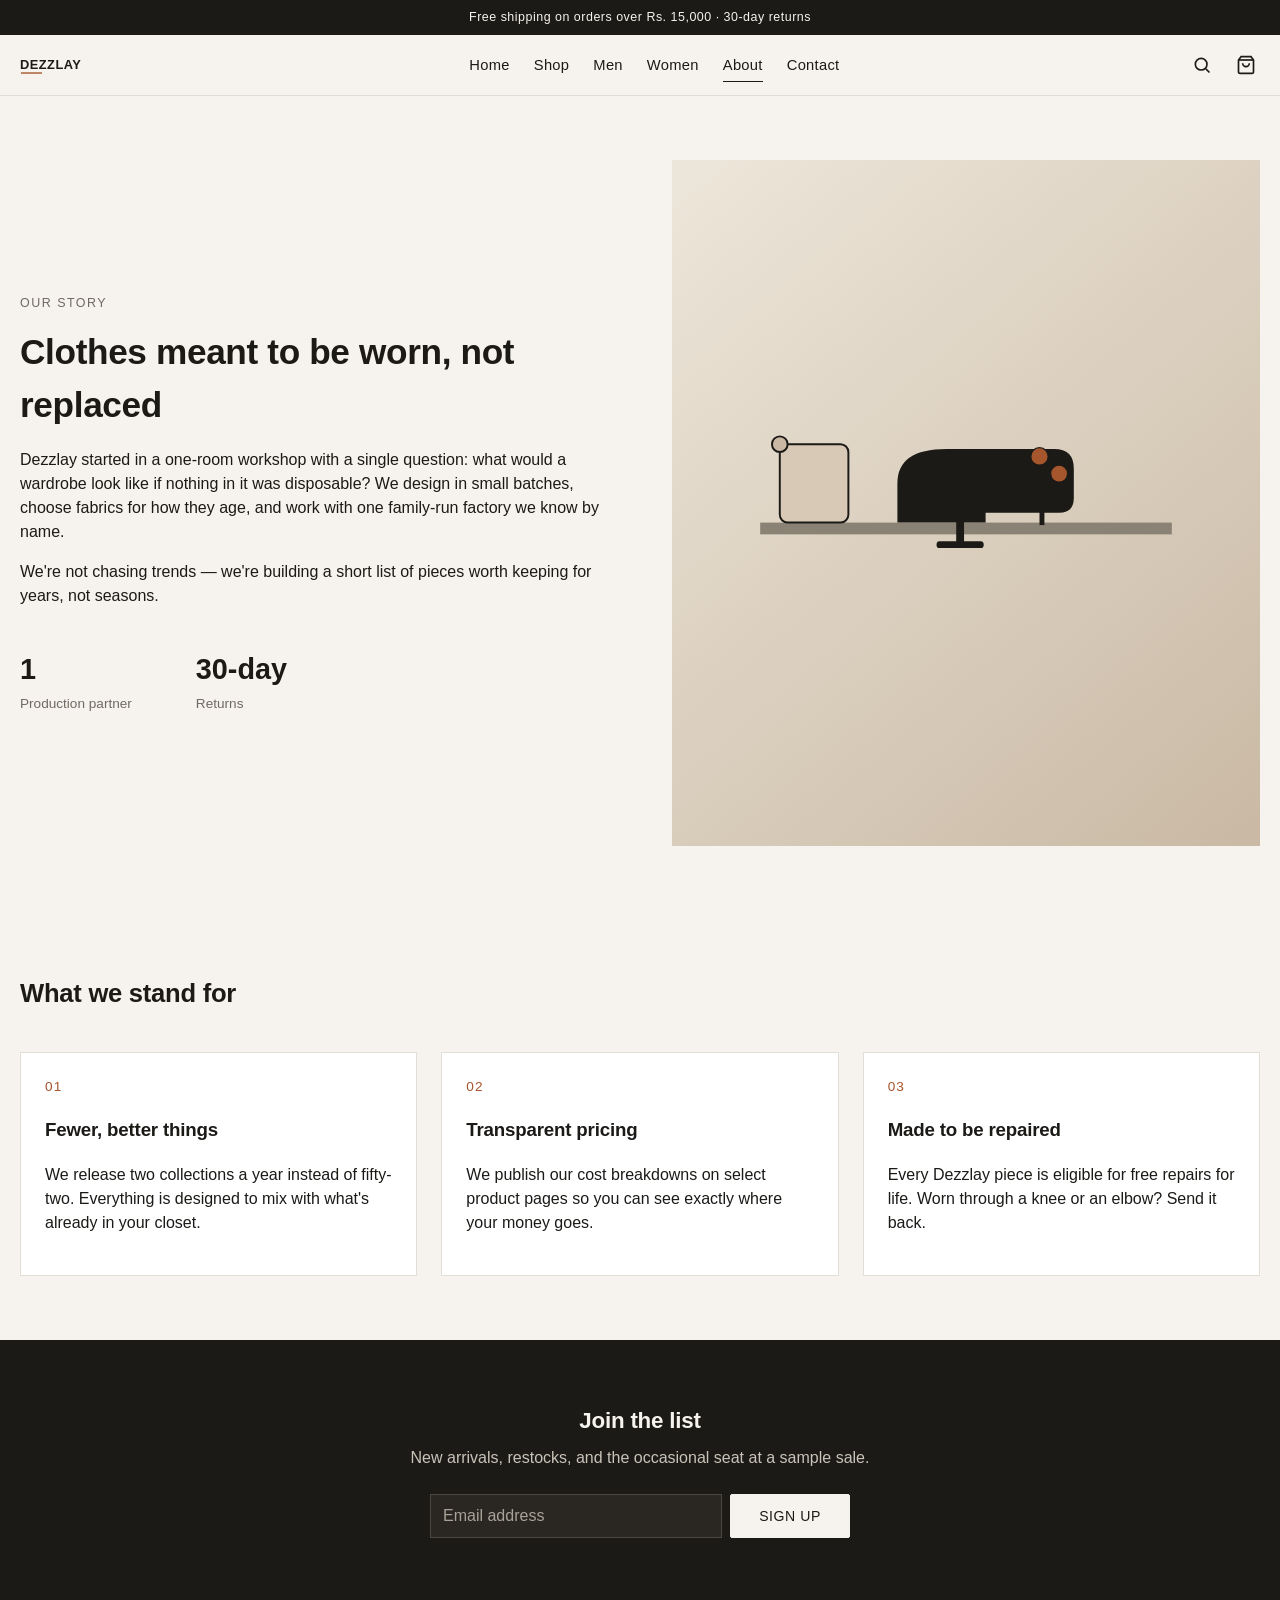
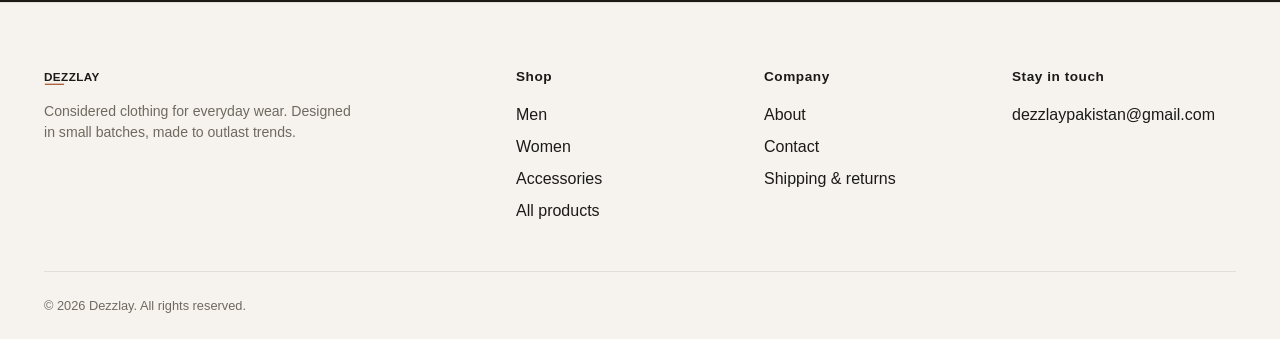
<file: about.html>
<!doctype html>
<html lang="en">
<head>
<meta charset="UTF-8">
<meta name="viewport" content="width=device-width, initial-scale=1.0">
<title>About — Dezzlay</title>
<meta name="description" content="Dezzlay is a small, Porto-based clothing label making considered essentials in limited runs.">
<link rel="icon" href="assets/favicon.svg" type="image/svg+xml">
<link rel="stylesheet" href="css/style.css">
</head>
<body>

<div class="topbar">Free shipping on orders over Rs. 15,000 · 30-day returns</div>

<header class="site-header">
  <div class="container header-inner">
    <a href="index.html" class="logo"><img src="assets/logo.svg" alt="Dezzlay"></a>
    <nav class="main-nav">
      <ul>
        <li><a href="index.html">Home</a></li>
        <li><a href="shop.html">Shop</a></li>
        <li><a href="shop.html?category=men">Men</a></li>
        <li><a href="shop.html?category=women">Women</a></li>
        <li><a href="about.html" class="active">About</a></li>
        <li><a href="contact.html">Contact</a></li>
      </ul>
    </nav>
    <div class="header-actions">
      <button class="icon-btn" data-search-toggle aria-label="Search">
        <svg viewBox="0 0 24 24" fill="none" stroke="currentColor" stroke-width="2"><circle cx="11" cy="11" r="7"/><line x1="21" y1="21" x2="16.65" y2="16.65"/></svg>
      </button>
      <button class="icon-btn" data-cart-toggle aria-label="Cart">
        <svg viewBox="0 0 24 24" fill="none" stroke="currentColor" stroke-width="2"><path d="M6 2 3 6v14a2 2 0 0 0 2 2h14a2 2 0 0 0 2-2V6l-3-4Z"/><path d="M3 6h18"/><path d="M16 10a4 4 0 0 1-8 0"/></svg>
        <span class="cart-count" data-cart-count style="display:none;">0</span>
      </button>
      <button class="menu-toggle" aria-label="Open menu" aria-expanded="false"><span></span><span></span><span></span></button>
    </div>
  </div>
  <div class="search-panel">
    <div class="container">
      <form>
        <input type="text" placeholder="Search products…" aria-label="Search products">
        <button type="submit">Search</button>
      </form>
    </div>
  </div>
</header>
<div class="nav-scrim"></div>

<main>
  <section class="section container">
    <div class="about-hero">
      <div>
        <span class="eyebrow">Our story</span>
        <h1 style="font-size:2.2rem; margin:12px 0 16px;">Clothes meant to be worn, not replaced</h1>
        <p>Dezzlay started in a one-room workshop with a single question: what would a wardrobe look like if nothing in it was disposable? We design in small batches, choose fabrics for how they age, and work with one family-run factory we know by name.</p>
        <p>We're not chasing trends — we're building a short list of pieces worth keeping for years, not seasons.</p>
        <div class="stat-row">
          <div class="stat"><strong>1</strong><span>Production partner</span></div>
          <div class="stat"><strong>30-day</strong><span>Returns</span></div>
        </div>
      </div>
      <img src="assets/about.svg" alt="Dezzlay workshop in Porto">
    </div>
  </section>

  <section class="section container">
    <div class="section-head"><h2>What we stand for</h2></div>
    <div class="value-grid">
      <div class="value-card">
        <div class="num">01</div>
        <h3>Fewer, better things</h3>
        <p>We release two collections a year instead of fifty-two. Everything is designed to mix with what's already in your closet.</p>
      </div>
      <div class="value-card">
        <div class="num">02</div>
        <h3>Transparent pricing</h3>
        <p>We publish our cost breakdowns on select product pages so you can see exactly where your money goes.</p>
      </div>
      <div class="value-card">
        <div class="num">03</div>
        <h3>Made to be repaired</h3>
        <p>Every Dezzlay piece is eligible for free repairs for life. Worn through a knee or an elbow? Send it back.</p>
      </div>
    </div>
  </section>

  <section class="newsletter">
    <div class="container">
      <h2>Join the list</h2>
      <p>New arrivals, restocks, and the occasional seat at a sample sale.</p>
      <form>
        <input type="email" required placeholder="Email address" aria-label="Email address">
        <button class="btn btn-light" type="submit">Sign up</button>
      </form>
    </div>
  </section>
</main>

<footer class="site-footer">
  <div class="container">
    <div class="footer-grid">
      <div>
        <img src="assets/logo.svg" alt="Dezzlay" style="height:20px;margin-bottom:12px;">
        <p>Considered clothing for everyday wear. Designed in small batches, made to outlast trends.</p>
      </div>
      <div>
        <h4>Shop</h4>
        <ul>
          <li><a href="shop.html?category=men">Men</a></li>
          <li><a href="shop.html?category=women">Women</a></li>
          <li><a href="shop.html?category=accessories">Accessories</a></li>
          <li><a href="shop.html">All products</a></li>
        </ul>
      </div>
      <div>
        <h4>Company</h4>
        <ul>
          <li><a href="about.html">About</a></li>
          <li><a href="contact.html">Contact</a></li>
          <li><a href="contact.html">Shipping &amp; returns</a></li>
        </ul>
      </div>
      <div>
        <h4>Stay in touch</h4>
        <ul>
          <li><a href="mailto:dezzlaypakistan@gmail.com">dezzlaypakistan@gmail.com</a></li>
        </ul>
      </div>
    </div>
    <div class="footer-bottom">
      <span>© <span data-year></span> Dezzlay. All rights reserved.</span>
    </div>
  </div>
</footer>

<div class="cart-drawer-scrim"></div>
<div class="cart-drawer">
  <div class="cart-drawer-head">
    <strong>Your cart</strong>
    <button class="icon-btn" data-cart-close aria-label="Close cart">✕</button>
  </div>
  <div class="cart-drawer-body"></div>
  <div class="cart-drawer-foot"></div>
</div>

<script src="js/products.js"></script>
<script src="js/cart.js"></script>
<script src="js/cart-render.js"></script>
<script src="js/main.js"></script>
</body>
</html>
</file>
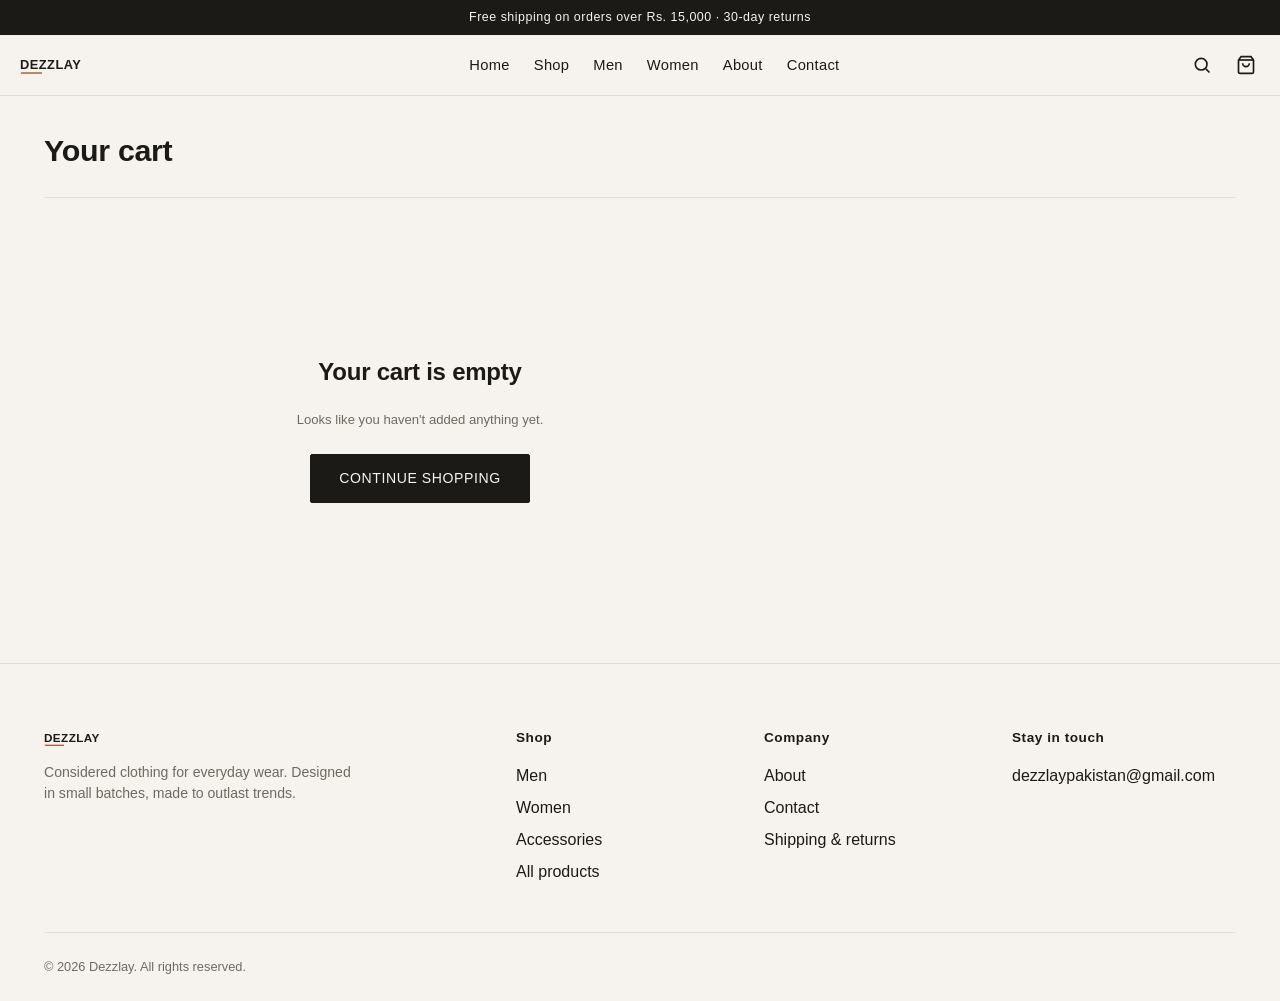
<file: cart.html>
<!doctype html>
<html lang="en">
<head>
<meta charset="UTF-8">
<meta name="viewport" content="width=device-width, initial-scale=1.0">
<title>Your Cart — Dezzlay</title>
<link rel="icon" href="assets/favicon.svg" type="image/svg+xml">
<link rel="stylesheet" href="css/style.css">
</head>
<body>

<div class="topbar">Free shipping on orders over Rs. 15,000 · 30-day returns</div>

<header class="site-header">
  <div class="container header-inner">
    <a href="index.html" class="logo"><img src="assets/logo.svg" alt="Dezzlay"></a>
    <nav class="main-nav">
      <ul>
        <li><a href="index.html">Home</a></li>
        <li><a href="shop.html">Shop</a></li>
        <li><a href="shop.html?category=men">Men</a></li>
        <li><a href="shop.html?category=women">Women</a></li>
        <li><a href="about.html">About</a></li>
        <li><a href="contact.html">Contact</a></li>
      </ul>
    </nav>
    <div class="header-actions">
      <button class="icon-btn" data-search-toggle aria-label="Search">
        <svg viewBox="0 0 24 24" fill="none" stroke="currentColor" stroke-width="2"><circle cx="11" cy="11" r="7"/><line x1="21" y1="21" x2="16.65" y2="16.65"/></svg>
      </button>
      <button class="icon-btn" data-cart-toggle aria-label="Cart">
        <svg viewBox="0 0 24 24" fill="none" stroke="currentColor" stroke-width="2"><path d="M6 2 3 6v14a2 2 0 0 0 2 2h14a2 2 0 0 0 2-2V6l-3-4Z"/><path d="M3 6h18"/><path d="M16 10a4 4 0 0 1-8 0"/></svg>
        <span class="cart-count" data-cart-count style="display:none;">0</span>
      </button>
      <button class="menu-toggle" aria-label="Open menu" aria-expanded="false"><span></span><span></span><span></span></button>
    </div>
  </div>
  <div class="search-panel">
    <div class="container">
      <form>
        <input type="text" placeholder="Search products…" aria-label="Search products">
        <button type="submit">Search</button>
      </form>
    </div>
  </div>
</header>
<div class="nav-scrim"></div>

<main class="container" style="padding-top:32px; padding-bottom:64px;">
  <div class="page-header" style="padding-top:0;">
    <h1>Your cart</h1>
  </div>

  <div class="cart-layout">
    <div id="cart-page-body"></div>
    <aside class="summary-box" id="cart-summary"></aside>
  </div>
</main>

<footer class="site-footer">
  <div class="container">
    <div class="footer-grid">
      <div>
        <img src="assets/logo.svg" alt="Dezzlay" style="height:20px;margin-bottom:12px;">
        <p>Considered clothing for everyday wear. Designed in small batches, made to outlast trends.</p>
      </div>
      <div>
        <h4>Shop</h4>
        <ul>
          <li><a href="shop.html?category=men">Men</a></li>
          <li><a href="shop.html?category=women">Women</a></li>
          <li><a href="shop.html?category=accessories">Accessories</a></li>
          <li><a href="shop.html">All products</a></li>
        </ul>
      </div>
      <div>
        <h4>Company</h4>
        <ul>
          <li><a href="about.html">About</a></li>
          <li><a href="contact.html">Contact</a></li>
          <li><a href="contact.html">Shipping &amp; returns</a></li>
        </ul>
      </div>
      <div>
        <h4>Stay in touch</h4>
        <ul>
          <li><a href="mailto:dezzlaypakistan@gmail.com">dezzlaypakistan@gmail.com</a></li>
        </ul>
      </div>
    </div>
    <div class="footer-bottom">
      <span>© <span data-year></span> Dezzlay. All rights reserved.</span>
    </div>
  </div>
</footer>

<div class="cart-drawer-scrim"></div>
<div class="cart-drawer">
  <div class="cart-drawer-head">
    <strong>Your cart</strong>
    <button class="icon-btn" data-cart-close aria-label="Close cart">✕</button>
  </div>
  <div class="cart-drawer-body"></div>
  <div class="cart-drawer-foot"></div>
</div>

<script src="js/products.js"></script>
<script src="js/cart.js"></script>
<script src="js/cart-render.js"></script>
<script src="js/main.js"></script>
</body>
</html>
</file>
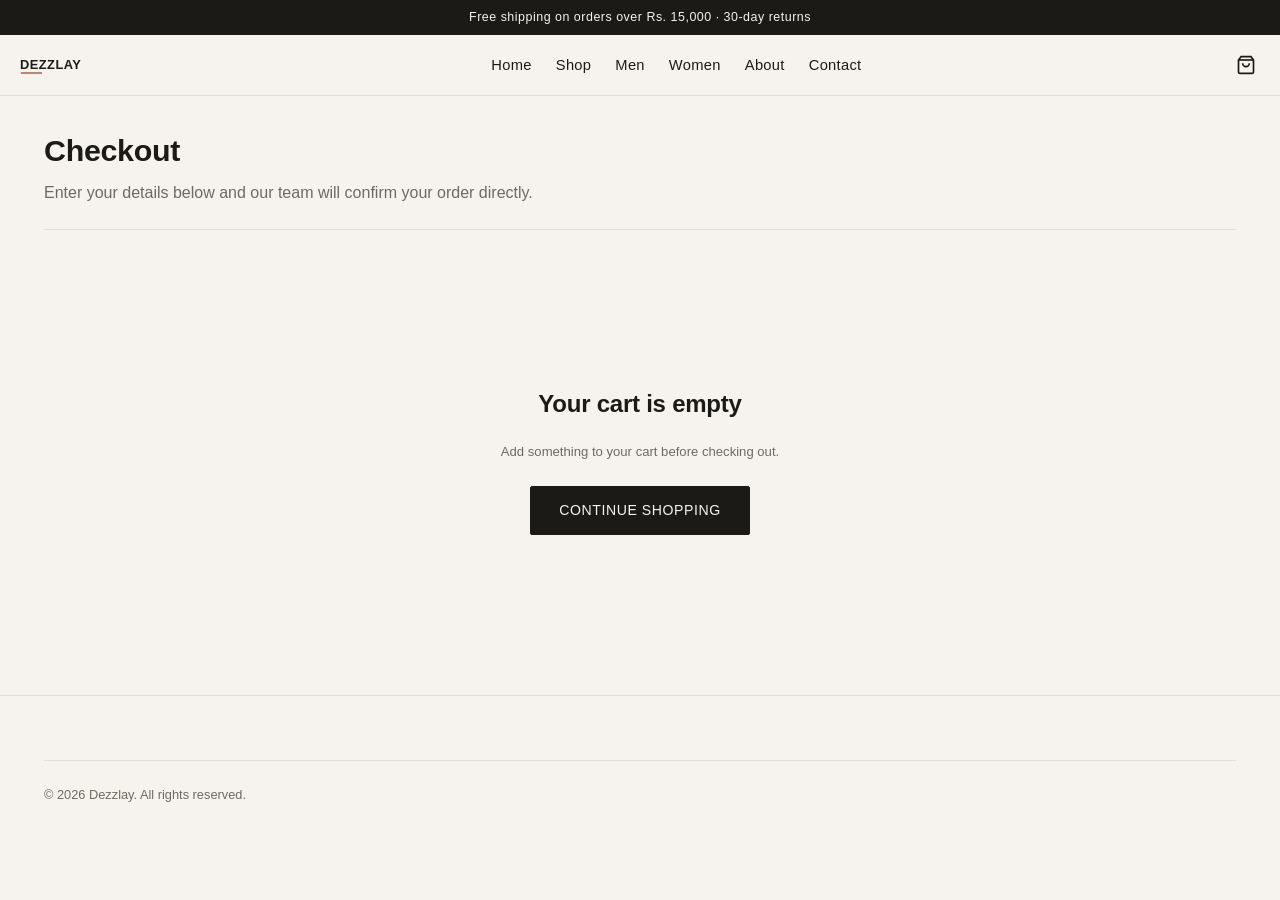
<file: checkout.html>
<!doctype html>
<html lang="en">
<head>
<meta charset="UTF-8">
<meta name="viewport" content="width=device-width, initial-scale=1.0">
<title>Checkout — Dezzlay</title>
<link rel="icon" href="assets/favicon.svg" type="image/svg+xml">
<link rel="stylesheet" href="css/style.css">
</head>
<body>

<div class="topbar">Free shipping on orders over Rs. 15,000 · 30-day returns</div>

<header class="site-header">
  <div class="container header-inner">
    <a href="index.html" class="logo"><img src="assets/logo.svg" alt="Dezzlay"></a>
    <nav class="main-nav">
      <ul>
        <li><a href="index.html">Home</a></li>
        <li><a href="shop.html">Shop</a></li>
        <li><a href="shop.html?category=men">Men</a></li>
        <li><a href="shop.html?category=women">Women</a></li>
        <li><a href="about.html">About</a></li>
        <li><a href="contact.html">Contact</a></li>
      </ul>
    </nav>
    <div class="header-actions">
      <button class="icon-btn" data-cart-toggle aria-label="Cart">
        <svg viewBox="0 0 24 24" fill="none" stroke="currentColor" stroke-width="2"><path d="M6 2 3 6v14a2 2 0 0 0 2 2h14a2 2 0 0 0 2-2V6l-3-4Z"/><path d="M3 6h18"/><path d="M16 10a4 4 0 0 1-8 0"/></svg>
        <span class="cart-count" data-cart-count style="display:none;">0</span>
      </button>
      <button class="menu-toggle" aria-label="Open menu" aria-expanded="false"><span></span><span></span><span></span></button>
    </div>
  </div>
</header>
<div class="nav-scrim"></div>

<main class="container" style="padding-top:32px; padding-bottom:64px;">
  <div class="page-header" style="padding-top:0;">
    <h1>Checkout</h1>
    <p>Enter your details below and our team will confirm your order directly.</p>
  </div>

  <div id="checkout-root">
    <div class="cart-layout">
      <form id="checkout-form">
        <h2 style="margin-top:0;">Delivery details</h2>
        <div class="form-grid">
          <div class="field">
            <label for="full-name">Full name</label>
            <input id="full-name" type="text" required autocomplete="name">
          </div>
          <div class="field">
            <label for="phone">Phone number</label>
            <input id="phone" type="tel" required autocomplete="tel" placeholder="03XX-XXXXXXX">
          </div>
          <div class="field full">
            <label for="email">Email (optional)</label>
            <input id="email" type="email" autocomplete="email">
          </div>
          <div class="field full">
            <label for="address">Street address</label>
            <input id="address" type="text" required autocomplete="address-line1" placeholder="House no., street, area">
          </div>
          <div class="field">
            <label for="city">City</label>
            <input id="city" type="text" required autocomplete="address-level2">
          </div>
          <div class="field">
            <label for="postal">Postal code (optional)</label>
            <input id="postal" type="text" autocomplete="postal-code">
          </div>
          <div class="field full">
            <label for="notes">Order notes (optional)</label>
            <textarea id="notes" placeholder="Preferred delivery time, landmark, anything else we should know"></textarea>
          </div>
        </div>
        <button class="btn btn-block" type="submit">Place order</button>
        <p class="form-note">Payment is collected on delivery (Cash on Delivery). Our team will call to confirm your order shortly after you submit it.</p>
      </form>

      <aside class="summary-box" id="checkout-summary"></aside>
    </div>
  </div>
</main>

<footer class="site-footer">
  <div class="container">
    <div class="footer-bottom">
      <span>© <span data-year></span> Dezzlay. All rights reserved.</span>
    </div>
  </div>
</footer>

<div class="cart-drawer-scrim"></div>
<div class="cart-drawer">
  <div class="cart-drawer-head">
    <strong>Your cart</strong>
    <button class="icon-btn" data-cart-close aria-label="Close cart">✕</button>
  </div>
  <div class="cart-drawer-body"></div>
  <div class="cart-drawer-foot"></div>
</div>

<script src="js/products.js"></script>
<script src="js/cart.js"></script>
<script src="js/cart-render.js"></script>
<script src="js/main.js"></script>
<script src="js/checkout.js"></script>
</body>
</html>
</file>
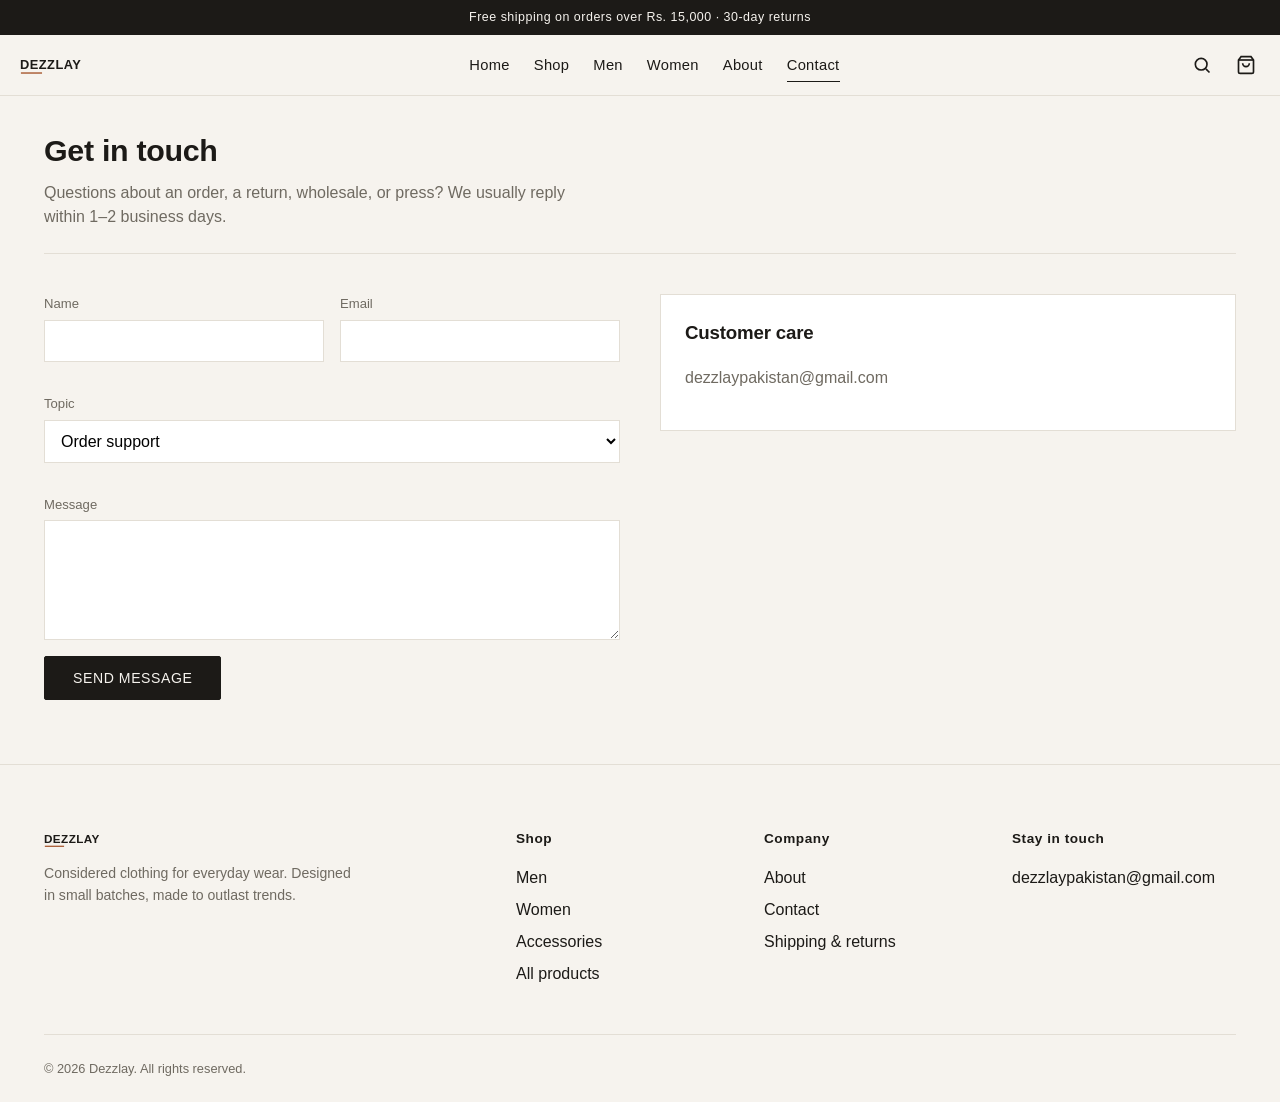
<file: contact.html>
<!doctype html>
<html lang="en">
<head>
<meta charset="UTF-8">
<meta name="viewport" content="width=device-width, initial-scale=1.0">
<title>Contact — Dezzlay</title>
<meta name="description" content="Get in touch with the Dezzlay team — orders, returns, wholesale, and press.">
<link rel="icon" href="assets/favicon.svg" type="image/svg+xml">
<link rel="stylesheet" href="css/style.css">
</head>
<body>

<div class="topbar">Free shipping on orders over Rs. 15,000 · 30-day returns</div>

<header class="site-header">
  <div class="container header-inner">
    <a href="index.html" class="logo"><img src="assets/logo.svg" alt="Dezzlay"></a>
    <nav class="main-nav">
      <ul>
        <li><a href="index.html">Home</a></li>
        <li><a href="shop.html">Shop</a></li>
        <li><a href="shop.html?category=men">Men</a></li>
        <li><a href="shop.html?category=women">Women</a></li>
        <li><a href="about.html">About</a></li>
        <li><a href="contact.html" class="active">Contact</a></li>
      </ul>
    </nav>
    <div class="header-actions">
      <button class="icon-btn" data-search-toggle aria-label="Search">
        <svg viewBox="0 0 24 24" fill="none" stroke="currentColor" stroke-width="2"><circle cx="11" cy="11" r="7"/><line x1="21" y1="21" x2="16.65" y2="16.65"/></svg>
      </button>
      <button class="icon-btn" data-cart-toggle aria-label="Cart">
        <svg viewBox="0 0 24 24" fill="none" stroke="currentColor" stroke-width="2"><path d="M6 2 3 6v14a2 2 0 0 0 2 2h14a2 2 0 0 0 2-2V6l-3-4Z"/><path d="M3 6h18"/><path d="M16 10a4 4 0 0 1-8 0"/></svg>
        <span class="cart-count" data-cart-count style="display:none;">0</span>
      </button>
      <button class="menu-toggle" aria-label="Open menu" aria-expanded="false"><span></span><span></span><span></span></button>
    </div>
  </div>
  <div class="search-panel">
    <div class="container">
      <form>
        <input type="text" placeholder="Search products…" aria-label="Search products">
        <button type="submit">Search</button>
      </form>
    </div>
  </div>
</header>
<div class="nav-scrim"></div>

<main class="container" style="padding-top:32px; padding-bottom:64px;">
  <div class="page-header" style="padding-top:0;">
    <h1>Get in touch</h1>
    <p>Questions about an order, a return, wholesale, or press? We usually reply within 1–2 business days.</p>
  </div>

  <div class="two-col">
    <form id="contact-form">
      <div class="form-grid">
        <div class="field">
          <label for="name">Name</label>
          <input id="name" type="text" required>
        </div>
        <div class="field">
          <label for="email">Email</label>
          <input id="email" type="email" required>
        </div>
        <div class="field full">
          <label for="topic">Topic</label>
          <select id="topic">
            <option>Order support</option>
            <option>Returns &amp; exchanges</option>
            <option>Wholesale</option>
            <option>Press</option>
            <option>Something else</option>
          </select>
        </div>
        <div class="field full">
          <label for="message">Message</label>
          <textarea id="message" required></textarea>
        </div>
      </div>
      <button class="btn" type="submit">Send message</button>
    </form>

    <div>
      <div class="value-card" style="margin-bottom:16px;">
        <h3 style="margin-top:0;">Customer care</h3>
        <p style="color:var(--muted);"><a href="mailto:dezzlaypakistan@gmail.com">dezzlaypakistan@gmail.com</a></p>
      </div>
    </div>
  </div>
</main>

<footer class="site-footer">
  <div class="container">
    <div class="footer-grid">
      <div>
        <img src="assets/logo.svg" alt="Dezzlay" style="height:20px;margin-bottom:12px;">
        <p>Considered clothing for everyday wear. Designed in small batches, made to outlast trends.</p>
      </div>
      <div>
        <h4>Shop</h4>
        <ul>
          <li><a href="shop.html?category=men">Men</a></li>
          <li><a href="shop.html?category=women">Women</a></li>
          <li><a href="shop.html?category=accessories">Accessories</a></li>
          <li><a href="shop.html">All products</a></li>
        </ul>
      </div>
      <div>
        <h4>Company</h4>
        <ul>
          <li><a href="about.html">About</a></li>
          <li><a href="contact.html">Contact</a></li>
          <li><a href="contact.html">Shipping &amp; returns</a></li>
        </ul>
      </div>
      <div>
        <h4>Stay in touch</h4>
        <ul>
          <li><a href="mailto:dezzlaypakistan@gmail.com">dezzlaypakistan@gmail.com</a></li>
        </ul>
      </div>
    </div>
    <div class="footer-bottom">
      <span>© <span data-year></span> Dezzlay. All rights reserved.</span>
    </div>
  </div>
</footer>

<div class="cart-drawer-scrim"></div>
<div class="cart-drawer">
  <div class="cart-drawer-head">
    <strong>Your cart</strong>
    <button class="icon-btn" data-cart-close aria-label="Close cart">✕</button>
  </div>
  <div class="cart-drawer-body"></div>
  <div class="cart-drawer-foot"></div>
</div>

<script src="js/products.js"></script>
<script src="js/cart.js"></script>
<script src="js/cart-render.js"></script>
<script src="js/main.js"></script>
</body>
</html>
</file>
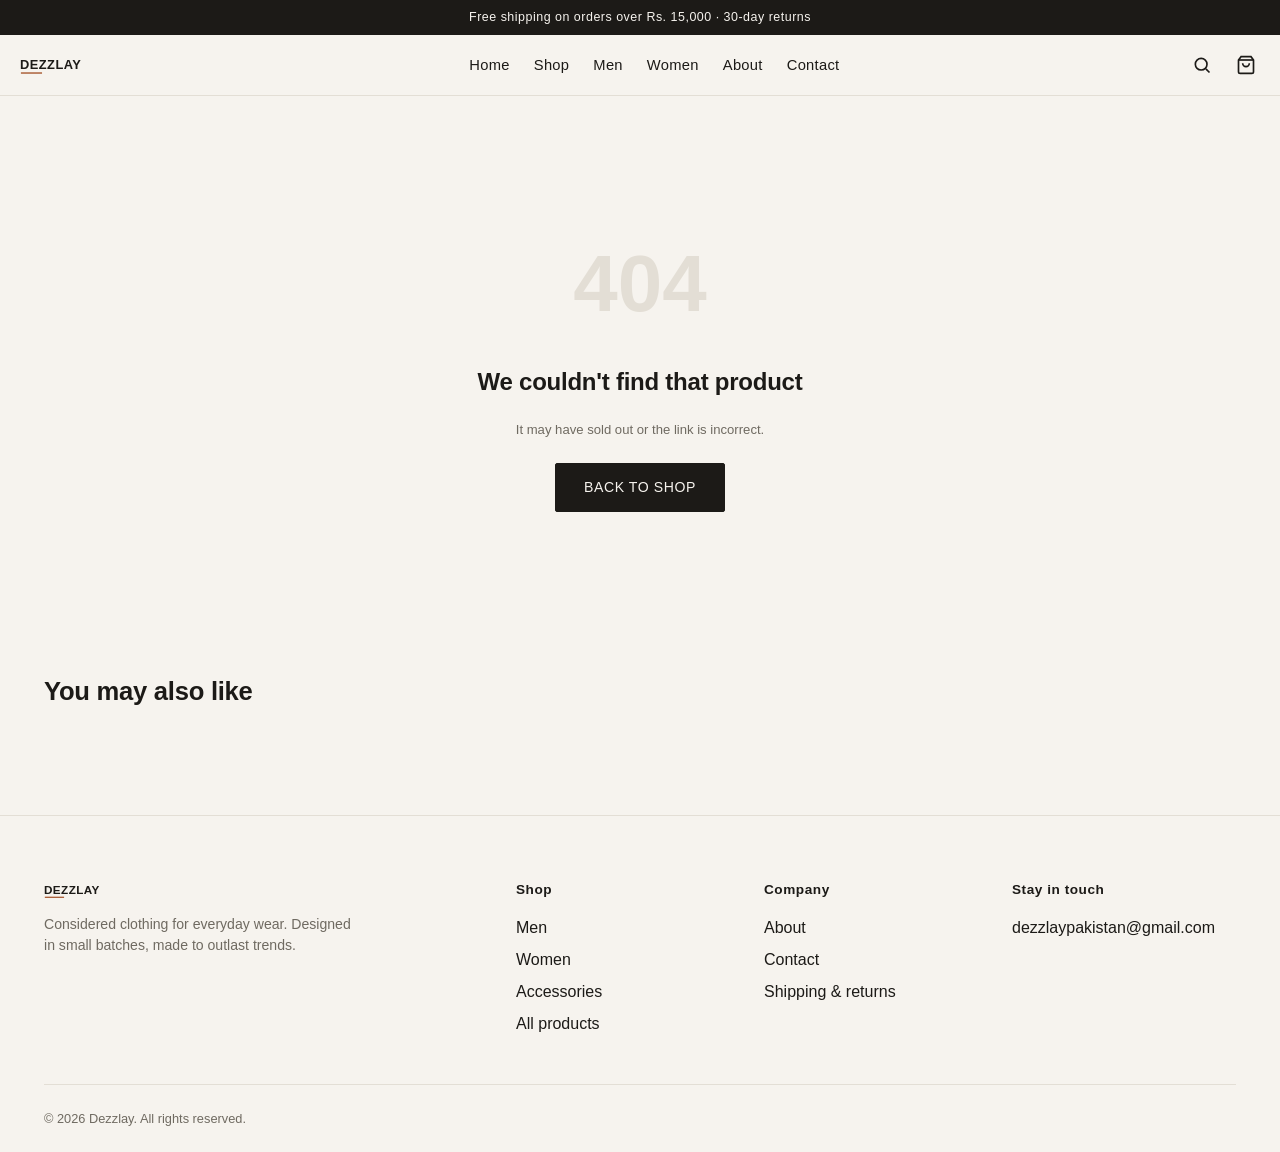
<file: product.html>
<!doctype html>
<html lang="en">
<head>
<meta charset="UTF-8">
<meta name="viewport" content="width=device-width, initial-scale=1.0">
<title>Product — Dezzlay</title>
<link rel="icon" href="assets/favicon.svg" type="image/svg+xml">
<link rel="stylesheet" href="css/style.css">
</head>
<body>

<div class="topbar">Free shipping on orders over Rs. 15,000 · 30-day returns</div>

<header class="site-header">
  <div class="container header-inner">
    <a href="index.html" class="logo"><img src="assets/logo.svg" alt="Dezzlay"></a>
    <nav class="main-nav">
      <ul>
        <li><a href="index.html">Home</a></li>
        <li><a href="shop.html">Shop</a></li>
        <li><a href="shop.html?category=men">Men</a></li>
        <li><a href="shop.html?category=women">Women</a></li>
        <li><a href="about.html">About</a></li>
        <li><a href="contact.html">Contact</a></li>
      </ul>
    </nav>
    <div class="header-actions">
      <button class="icon-btn" data-search-toggle aria-label="Search">
        <svg viewBox="0 0 24 24" fill="none" stroke="currentColor" stroke-width="2"><circle cx="11" cy="11" r="7"/><line x1="21" y1="21" x2="16.65" y2="16.65"/></svg>
      </button>
      <button class="icon-btn" data-cart-toggle aria-label="Cart">
        <svg viewBox="0 0 24 24" fill="none" stroke="currentColor" stroke-width="2"><path d="M6 2 3 6v14a2 2 0 0 0 2 2h14a2 2 0 0 0 2-2V6l-3-4Z"/><path d="M3 6h18"/><path d="M16 10a4 4 0 0 1-8 0"/></svg>
        <span class="cart-count" data-cart-count style="display:none;">0</span>
      </button>
      <button class="menu-toggle" aria-label="Open menu" aria-expanded="false"><span></span><span></span><span></span></button>
    </div>
  </div>
  <div class="search-panel">
    <div class="container">
      <form>
        <input type="text" placeholder="Search products…" aria-label="Search products">
        <button type="submit">Search</button>
      </form>
    </div>
  </div>
</header>
<div class="nav-scrim"></div>

<main class="container" style="padding-top:32px;">
  <div id="product-root">
    <p class="form-note">Loading product…</p>
  </div>

  <section class="section">
    <div class="section-head">
      <h2>You may also like</h2>
    </div>
    <div class="product-grid" id="related-grid"></div>
  </section>
</main>

<footer class="site-footer">
  <div class="container">
    <div class="footer-grid">
      <div>
        <img src="assets/logo.svg" alt="Dezzlay" style="height:20px;margin-bottom:12px;">
        <p>Considered clothing for everyday wear. Designed in small batches, made to outlast trends.</p>
      </div>
      <div>
        <h4>Shop</h4>
        <ul>
          <li><a href="shop.html?category=men">Men</a></li>
          <li><a href="shop.html?category=women">Women</a></li>
          <li><a href="shop.html?category=accessories">Accessories</a></li>
          <li><a href="shop.html">All products</a></li>
        </ul>
      </div>
      <div>
        <h4>Company</h4>
        <ul>
          <li><a href="about.html">About</a></li>
          <li><a href="contact.html">Contact</a></li>
          <li><a href="contact.html">Shipping &amp; returns</a></li>
        </ul>
      </div>
      <div>
        <h4>Stay in touch</h4>
        <ul>
          <li><a href="mailto:dezzlaypakistan@gmail.com">dezzlaypakistan@gmail.com</a></li>
        </ul>
      </div>
    </div>
    <div class="footer-bottom">
      <span>© <span data-year></span> Dezzlay. All rights reserved.</span>
    </div>
  </div>
</footer>

<div class="cart-drawer-scrim"></div>
<div class="cart-drawer">
  <div class="cart-drawer-head">
    <strong>Your cart</strong>
    <button class="icon-btn" data-cart-close aria-label="Close cart">✕</button>
  </div>
  <div class="cart-drawer-body"></div>
  <div class="cart-drawer-foot"></div>
</div>

<script src="js/products.js"></script>
<script src="js/cart.js"></script>
<script src="js/cart-render.js"></script>
<script src="js/main.js"></script>
<script src="js/product.js"></script>
</body>
</html>
</file>
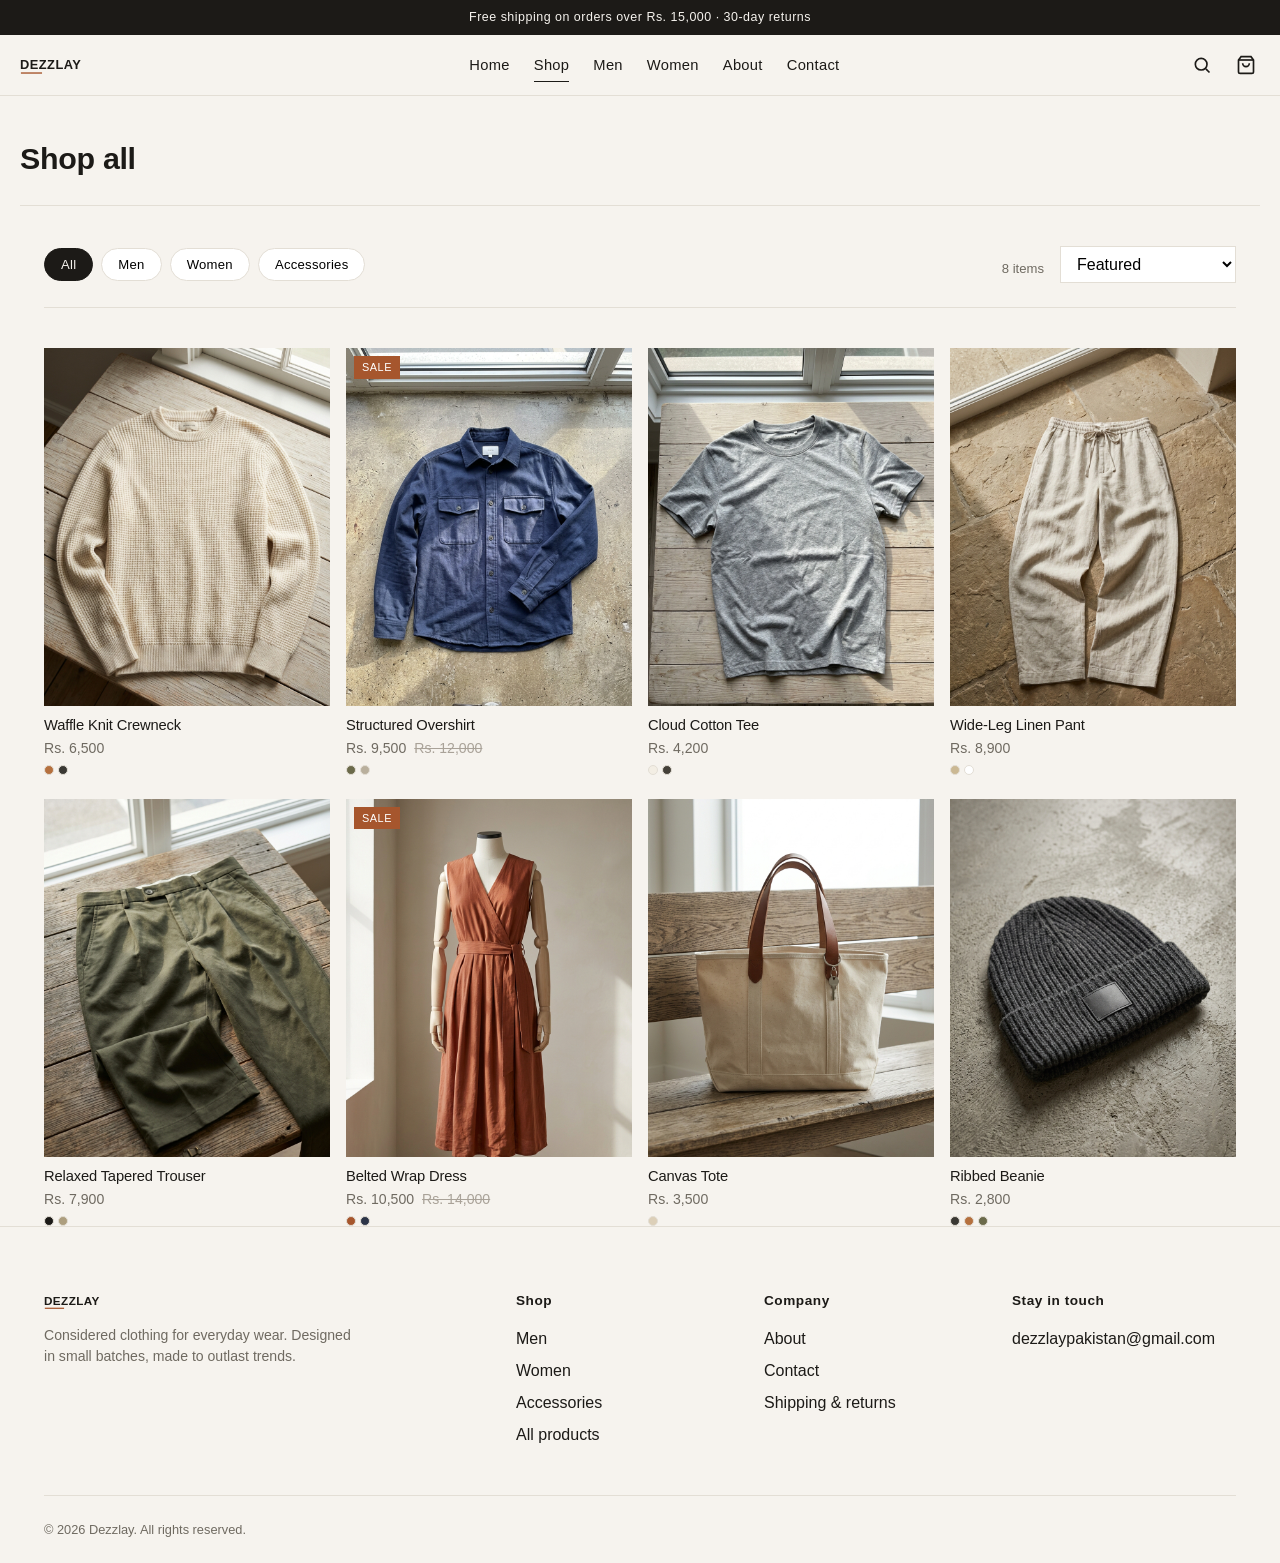
<file: shop.html>
<!doctype html>
<html lang="en">
<head>
<meta charset="UTF-8">
<meta name="viewport" content="width=device-width, initial-scale=1.0">
<title>Shop All — Dezzlay</title>
<meta name="description" content="Shop Dezzlay's full collection of men's and women's clothing and accessories.">
<link rel="icon" href="assets/favicon.svg" type="image/svg+xml">
<link rel="stylesheet" href="css/style.css">
</head>
<body>

<div class="topbar">Free shipping on orders over Rs. 15,000 · 30-day returns</div>

<header class="site-header">
  <div class="container header-inner">
    <a href="index.html" class="logo"><img src="assets/logo.svg" alt="Dezzlay"></a>
    <nav class="main-nav">
      <ul>
        <li><a href="index.html">Home</a></li>
        <li><a href="shop.html" class="active">Shop</a></li>
        <li><a href="shop.html?category=men">Men</a></li>
        <li><a href="shop.html?category=women">Women</a></li>
        <li><a href="about.html">About</a></li>
        <li><a href="contact.html">Contact</a></li>
      </ul>
    </nav>
    <div class="header-actions">
      <button class="icon-btn" data-search-toggle aria-label="Search">
        <svg viewBox="0 0 24 24" fill="none" stroke="currentColor" stroke-width="2"><circle cx="11" cy="11" r="7"/><line x1="21" y1="21" x2="16.65" y2="16.65"/></svg>
      </button>
      <button class="icon-btn" data-cart-toggle aria-label="Cart">
        <svg viewBox="0 0 24 24" fill="none" stroke="currentColor" stroke-width="2"><path d="M6 2 3 6v14a2 2 0 0 0 2 2h14a2 2 0 0 0 2-2V6l-3-4Z"/><path d="M3 6h18"/><path d="M16 10a4 4 0 0 1-8 0"/></svg>
        <span class="cart-count" data-cart-count style="display:none;">0</span>
      </button>
      <button class="menu-toggle" aria-label="Open menu" aria-expanded="false"><span></span><span></span><span></span></button>
    </div>
  </div>
  <div class="search-panel">
    <div class="container">
      <form>
        <input type="text" placeholder="Search products…" aria-label="Search products">
        <button type="submit">Search</button>
      </form>
    </div>
  </div>
</header>
<div class="nav-scrim"></div>

<main>
  <div class="page-header container">
    <h1>Shop all</h1>
    <p id="search-notice" style="display:none;"></p>
  </div>

  <div class="container">
    <div class="toolbar">
      <div class="filters">
        <button class="filter-btn" data-category="all">All</button>
        <button class="filter-btn" data-category="men">Men</button>
        <button class="filter-btn" data-category="women">Women</button>
        <button class="filter-btn" data-category="accessories">Accessories</button>
      </div>
      <div style="display:flex; align-items:center; gap:16px;">
        <span id="result-count" class="form-note"></span>
        <select id="sort-select" class="sort-select" aria-label="Sort products">
          <option value="featured">Featured</option>
          <option value="price-asc">Price: Low to High</option>
          <option value="price-desc">Price: High to Low</option>
          <option value="name-asc">Name: A–Z</option>
        </select>
      </div>
    </div>

    <div class="product-grid" id="product-grid"></div>
  </div>
</main>

<footer class="site-footer">
  <div class="container">
    <div class="footer-grid">
      <div>
        <img src="assets/logo.svg" alt="Dezzlay" style="height:20px;margin-bottom:12px;">
        <p>Considered clothing for everyday wear. Designed in small batches, made to outlast trends.</p>
      </div>
      <div>
        <h4>Shop</h4>
        <ul>
          <li><a href="shop.html?category=men">Men</a></li>
          <li><a href="shop.html?category=women">Women</a></li>
          <li><a href="shop.html?category=accessories">Accessories</a></li>
          <li><a href="shop.html">All products</a></li>
        </ul>
      </div>
      <div>
        <h4>Company</h4>
        <ul>
          <li><a href="about.html">About</a></li>
          <li><a href="contact.html">Contact</a></li>
          <li><a href="contact.html">Shipping &amp; returns</a></li>
        </ul>
      </div>
      <div>
        <h4>Stay in touch</h4>
        <ul>
          <li><a href="mailto:dezzlaypakistan@gmail.com">dezzlaypakistan@gmail.com</a></li>
        </ul>
      </div>
    </div>
    <div class="footer-bottom">
      <span>© <span data-year></span> Dezzlay. All rights reserved.</span>
    </div>
  </div>
</footer>

<div class="cart-drawer-scrim"></div>
<div class="cart-drawer">
  <div class="cart-drawer-head">
    <strong>Your cart</strong>
    <button class="icon-btn" data-cart-close aria-label="Close cart">✕</button>
  </div>
  <div class="cart-drawer-body"></div>
  <div class="cart-drawer-foot"></div>
</div>

<script src="js/products.js"></script>
<script src="js/cart.js"></script>
<script src="js/cart-render.js"></script>
<script src="js/main.js"></script>
<script src="js/shop.js"></script>
</body>
</html>
</file>
<file: css/style.css>
/* ==========================================================================
   DEZZLAY — Design system
   ========================================================================== */

:root {
  --bg: #F6F3EE;
  --surface: #FFFFFF;
  --text: #1C1A17;
  --muted: #6F6A61;
  --border: #E3DED5;
  --accent: #A6562D;
  --accent-dark: #86431F;
  --success: #4B6350;
  --danger: #B3402F;

  --font-sans: 'Helvetica Neue', Arial, 'Segoe UI', sans-serif;
  --container: 1240px;
  --radius: 2px;

  --space-1: 4px;
  --space-2: 8px;
  --space-3: 16px;
  --space-4: 24px;
  --space-5: 40px;
  --space-6: 64px;
  --space-7: 96px;
}

* { box-sizing: border-box; }
html { scroll-behavior: smooth; }

body {
  margin: 0;
  font-family: var(--font-sans);
  background: var(--bg);
  color: var(--text);
  line-height: 1.5;
  -webkit-font-smoothing: antialiased;
}

img { max-width: 100%; display: block; }
a { color: inherit; text-decoration: none; }
ul { list-style: none; margin: 0; padding: 0; }
button { font-family: inherit; cursor: pointer; }
input, select, textarea { font-family: inherit; font-size: 1rem; }

.container {
  max-width: var(--container);
  margin: 0 auto;
  padding: 0 var(--space-4);
}

.visually-hidden {
  position: absolute;
  width: 1px; height: 1px;
  overflow: hidden;
  clip: rect(0,0,0,0);
  white-space: nowrap;
}

/* ---------- Topbar ---------- */
.topbar {
  background: var(--text);
  color: var(--bg);
  font-size: 0.78rem;
  letter-spacing: 0.04em;
  text-align: center;
  padding: var(--space-2) var(--space-3);
}

/* ---------- Header ---------- */
.site-header {
  position: sticky;
  top: 0;
  z-index: 58;
  background: var(--bg);
  border-bottom: 1px solid var(--border);
}

.header-inner {
  display: flex;
  align-items: center;
  justify-content: space-between;
  padding: var(--space-3) 0;
  gap: var(--space-4);
}

.logo img { height: 22px; }

.main-nav { display: flex; }
.main-nav ul { display: flex; gap: var(--space-4); }
.main-nav a {
  font-size: 0.92rem;
  letter-spacing: 0.02em;
  padding: var(--space-2) 0;
  border-bottom: 1px solid transparent;
  transition: border-color 0.15s ease;
}
.main-nav a:hover,
.main-nav a.active { border-color: var(--text); }

.header-actions { display: flex; align-items: center; gap: var(--space-3); }

.icon-btn {
  background: none;
  border: none;
  padding: var(--space-1);
  display: inline-flex;
  align-items: center;
  justify-content: center;
  color: var(--text);
  position: relative;
}
.icon-btn svg { width: 20px; height: 20px; }

.cart-count {
  position: absolute;
  top: -6px;
  right: -8px;
  background: var(--accent);
  color: #fff;
  font-size: 0.65rem;
  min-width: 16px;
  height: 16px;
  border-radius: 50%;
  display: flex;
  align-items: center;
  justify-content: center;
  padding: 0 3px;
}

.menu-toggle {
  display: none;
  background: none;
  border: none;
  flex-direction: column;
  gap: 4px;
  padding: var(--space-2);
}
.menu-toggle span {
  width: 22px; height: 2px;
  background: var(--text);
  display: block;
}

.search-panel {
  display: none;
  border-bottom: 1px solid var(--border);
  background: var(--surface);
}
.search-panel.open { display: block; }
.search-panel form {
  display: flex;
  gap: var(--space-2);
  padding: var(--space-3) 0;
}
.search-panel input {
  flex: 1;
  border: 1px solid var(--border);
  padding: var(--space-2) var(--space-3);
  background: var(--bg);
}
.search-panel button {
  border: 1px solid var(--text);
  background: var(--text);
  color: var(--bg);
  padding: var(--space-2) var(--space-4);
}

/* ---------- Mobile nav ---------- */
@media (max-width: 860px) {
  .main-nav {
    position: fixed;
    inset: 0 20% 0 0;
    top: 0;
    background: var(--bg);
    transform: translateX(100vw);
    transition: transform 0.25s ease;
    padding: var(--space-6) var(--space-4);
    border-left: 1px solid var(--border);
    z-index: 60;
    pointer-events: none;
  }
  .main-nav.open { transform: translateX(0); pointer-events: auto; }
  .main-nav ul { flex-direction: column; gap: var(--space-3); }
  .main-nav a { font-size: 1.1rem; }
  .menu-toggle { display: flex; }
  .nav-scrim {
    display: none;
    position: fixed; inset: 0;
    background: rgba(0,0,0,0.3);
    z-index: 55;
  }
  .nav-scrim.open { display: block; }
}

/* ---------- Buttons ---------- */
.btn {
  display: inline-flex;
  align-items: center;
  justify-content: center;
  gap: var(--space-2);
  padding: 13px 28px;
  border: 1px solid var(--text);
  background: var(--text);
  color: var(--bg);
  font-size: 0.88rem;
  letter-spacing: 0.04em;
  text-transform: uppercase;
  border-radius: var(--radius);
  transition: opacity 0.15s ease, transform 0.1s ease;
}
.btn:hover { opacity: 0.85; }
.btn:active { transform: translateY(1px); }
.btn:disabled { opacity: 0.4; cursor: not-allowed; }

.btn-outline {
  background: transparent;
  color: var(--text);
}
.btn-light {
  background: var(--bg);
  color: var(--text);
  border-color: var(--bg);
}
.btn-block { width: 100%; }
.btn-sm { padding: 9px 18px; font-size: 0.78rem; }

/* ---------- Hero ---------- */
.hero {
  position: relative;
}
.hero img {
  width: 100%;
  height: 72vh;
  min-height: 420px;
  object-fit: cover;
}
.hero-content {
  position: absolute;
  bottom: var(--space-6);
  left: var(--space-4);
  max-width: 440px;
}
.hero-content .eyebrow { color: var(--bg); }
.hero-content h1 {
  color: #fff;
  font-size: clamp(2rem, 4vw, 3rem);
  margin: var(--space-2) 0 var(--space-4);
  line-height: 1.1;
}

.eyebrow {
  text-transform: uppercase;
  letter-spacing: 0.12em;
  font-size: 0.78rem;
  color: var(--muted);
}

/* ---------- Section headers ---------- */
.section {
  padding: var(--space-6) 0;
}
.section-head {
  display: flex;
  align-items: baseline;
  justify-content: space-between;
  margin-bottom: var(--space-5);
  flex-wrap: wrap;
  gap: var(--space-2);
}
.section-head h2 {
  font-size: 1.6rem;
  margin: 0;
}
.section-head .link-arrow {
  font-size: 0.85rem;
  border-bottom: 1px solid var(--text);
}

/* ---------- Category tiles ---------- */
.category-grid {
  display: grid;
  grid-template-columns: repeat(3, 1fr);
  gap: var(--space-3);
}
.category-tile { position: relative; overflow: hidden; }
.category-tile img { width: 100%; height: 420px; object-fit: cover; transition: transform 0.4s ease; }
.category-tile:hover img { transform: scale(1.04); }
.category-tile span {
  position: absolute;
  bottom: var(--space-4);
  left: var(--space-4);
  color: #fff;
  font-size: 1rem;
  letter-spacing: 0.08em;
  border-bottom: 1px solid rgba(255,255,255,0.7);
  padding-bottom: 2px;
}

@media (max-width: 760px) {
  .category-grid { grid-template-columns: 1fr; }
}

/* ---------- Product grid ---------- */
.toolbar {
  display: flex;
  align-items: center;
  justify-content: space-between;
  flex-wrap: wrap;
  gap: var(--space-3);
  margin-bottom: var(--space-5);
  border-bottom: 1px solid var(--border);
  padding-bottom: var(--space-4);
}
.filters { display: flex; gap: var(--space-2); flex-wrap: wrap; }
.filter-btn {
  border: 1px solid var(--border);
  background: var(--surface);
  padding: 8px 16px;
  font-size: 0.82rem;
  letter-spacing: 0.02em;
  border-radius: 999px;
}
.filter-btn.active { background: var(--text); color: var(--bg); border-color: var(--text); }

.sort-select {
  border: 1px solid var(--border);
  background: var(--surface);
  padding: 8px 12px;
}

.product-grid {
  display: grid;
  grid-template-columns: repeat(4, 1fr);
  gap: var(--space-4) var(--space-3);
}
@media (max-width: 980px) { .product-grid { grid-template-columns: repeat(2, 1fr); } }
@media (max-width: 520px) { .product-grid { grid-template-columns: 1fr 1fr; gap: var(--space-3) var(--space-2); } }

.product-card { display: block; }
.product-card .thumb {
  position: relative;
  overflow: hidden;
  background: var(--border);
  aspect-ratio: 4 / 5;
}
.product-card .thumb img.alt {
  position: absolute; inset: 0;
  opacity: 0;
  transition: opacity 0.3s ease;
}
.product-card:hover .thumb img.alt { opacity: 1; }
.product-card .badge {
  position: absolute;
  top: var(--space-2);
  left: var(--space-2);
  background: var(--accent);
  color: #fff;
  font-size: 0.68rem;
  letter-spacing: 0.05em;
  padding: 3px 8px;
  text-transform: uppercase;
}
.product-card .info { padding-top: var(--space-2); }
.product-card h3 {
  font-size: 0.92rem;
  font-weight: 500;
  margin: 0 0 2px;
}
.product-card .price {
  font-size: 0.88rem;
  color: var(--muted);
  display: flex;
  gap: var(--space-2);
}
.product-card .price .compare {
  text-decoration: line-through;
  color: #A9A298;
}
.product-card .swatches {
  display: flex;
  gap: 4px;
  margin-top: 6px;
}
.product-card .swatches span {
  width: 10px; height: 10px;
  border-radius: 50%;
  border: 1px solid var(--border);
}

.empty-state {
  text-align: center;
  padding: var(--space-7) 0;
  color: var(--muted);
}

/* ---------- Product detail ---------- */
.product-detail {
  display: grid;
  grid-template-columns: 1fr 1fr;
  gap: var(--space-6);
}
@media (max-width: 860px) { .product-detail { grid-template-columns: 1fr; gap: var(--space-4); } }

.gallery-main {
  aspect-ratio: 4/5;
  background: var(--border);
  overflow: hidden;
  margin-bottom: var(--space-2);
}
.gallery-thumbs { display: flex; gap: var(--space-2); }
.gallery-thumbs button {
  border: 1px solid transparent;
  background: none;
  padding: 0;
  width: 72px; height: 90px;
  overflow: hidden;
}
.gallery-thumbs button.active { border-color: var(--text); }

.product-info .breadcrumb {
  font-size: 0.8rem;
  color: var(--muted);
  margin-bottom: var(--space-3);
}
.product-info .breadcrumb a:hover { text-decoration: underline; }
.product-info h1 { font-size: 1.8rem; margin: 0 0 var(--space-2); }
.product-info .price-row {
  display: flex;
  align-items: center;
  gap: var(--space-3);
  font-size: 1.15rem;
  margin-bottom: var(--space-4);
}
.product-info .price-row .compare {
  text-decoration: line-through;
  color: var(--muted);
  font-size: 0.95rem;
}

.option-group { margin-bottom: var(--space-4); }
.option-group .label-row {
  display: flex;
  justify-content: space-between;
  font-size: 0.85rem;
  margin-bottom: var(--space-2);
}
.option-group .label-row .selected { color: var(--muted); }

.swatch-row { display: flex; gap: var(--space-2); flex-wrap: wrap; }
.size-btn {
  border: 1px solid var(--border);
  background: var(--surface);
  min-width: 48px;
  padding: 10px 12px;
  font-size: 0.85rem;
}
.size-btn.active { border-color: var(--text); background: var(--text); color: var(--bg); }
.color-dot {
  width: 30px; height: 30px;
  border-radius: 50%;
  border: 2px solid transparent;
  display: inline-flex;
  align-items: center;
  justify-content: center;
}
.color-dot.active { border-color: var(--text); }
.color-dot i { width: 22px; height: 22px; border-radius: 50%; display: block; background: var(--c, var(--border)); }

.qty-row { display: flex; align-items: center; gap: var(--space-3); margin-bottom: var(--space-3); }
.qty-stepper {
  display: inline-flex;
  align-items: center;
  border: 1px solid var(--border);
}
.qty-stepper button {
  width: 36px; height: 40px;
  background: none;
  border: none;
  font-size: 1rem;
}
.qty-stepper input {
  width: 40px;
  text-align: center;
  border: none;
  background: none;
}

.add-to-cart-row { display: flex; gap: var(--space-2); margin-bottom: var(--space-4); }

.accordion-item { border-top: 1px solid var(--border); }
.accordion-item:last-child { border-bottom: 1px solid var(--border); }
.accordion-item summary {
  padding: var(--space-3) 0;
  cursor: pointer;
  font-size: 0.92rem;
  list-style: none;
  display: flex;
  justify-content: space-between;
}
.accordion-item summary::-webkit-details-marker { display: none; }
.accordion-item summary::after { content: '+'; }
.accordion-item[open] summary::after { content: '–'; }
.accordion-item p { color: var(--muted); font-size: 0.9rem; padding-bottom: var(--space-3); margin: 0; }
.accordion-item ul { color: var(--muted); font-size: 0.9rem; padding: 0 0 var(--space-3) var(--space-3); list-style: disc; }

.form-note {
  font-size: 0.82rem;
  color: var(--muted);
  margin-top: var(--space-2);
}

/* ---------- Cart ---------- */
.cart-layout {
  display: grid;
  grid-template-columns: 2fr 1fr;
  gap: var(--space-6);
  align-items: start;
}
@media (max-width: 860px) { .cart-layout { grid-template-columns: 1fr; } }

.cart-line {
  display: grid;
  grid-template-columns: 90px 1fr auto;
  gap: var(--space-3);
  padding: var(--space-4) 0;
  border-bottom: 1px solid var(--border);
}
.cart-line .thumb { aspect-ratio: 4/5; overflow: hidden; background: var(--border); }
.cart-line .meta h3 { margin: 0 0 4px; font-size: 0.95rem; }
.cart-line .meta .variant { font-size: 0.82rem; color: var(--muted); margin-bottom: var(--space-2); }
.cart-line .remove-btn { font-size: 0.78rem; color: var(--muted); border-bottom: 1px solid var(--muted); }
.cart-line .line-total { font-size: 0.95rem; text-align: right; white-space: nowrap; }

.summary-box {
  border: 1px solid var(--border);
  padding: var(--space-4);
  background: var(--surface);
}
.summary-row {
  display: flex;
  justify-content: space-between;
  font-size: 0.92rem;
  margin-bottom: var(--space-2);
  color: var(--muted);
}
.summary-row.total {
  color: var(--text);
  font-size: 1.1rem;
  border-top: 1px solid var(--border);
  padding-top: var(--space-3);
  margin-top: var(--space-3);
}

.cart-empty { text-align: center; padding: var(--space-7) 0; }

/* ---------- Mini cart drawer ---------- */
.cart-drawer-scrim {
  display: none;
  position: fixed; inset: 0;
  background: rgba(0,0,0,0.3);
  z-index: 70;
}
.cart-drawer-scrim.open { display: block; }
.cart-drawer {
  position: fixed;
  top: 0; right: 0; bottom: 0;
  width: 380px;
  max-width: 90vw;
  background: var(--bg);
  z-index: 75;
  transform: translateX(100%);
  transition: transform 0.25s ease;
  display: flex;
  flex-direction: column;
}
.cart-drawer.open { transform: translateX(0); }
.cart-drawer-head {
  display: flex;
  justify-content: space-between;
  align-items: center;
  padding: var(--space-4);
  border-bottom: 1px solid var(--border);
}
.cart-drawer-body { flex: 1; overflow-y: auto; padding: 0 var(--space-4); }
.cart-drawer-foot { padding: var(--space-4); border-top: 1px solid var(--border); }

/* ---------- Forms (contact/newsletter) ---------- */
.form-grid {
  display: grid;
  grid-template-columns: 1fr 1fr;
  gap: var(--space-3);
}
@media (max-width: 640px) { .form-grid { grid-template-columns: 1fr; } }
.field { display: flex; flex-direction: column; gap: 6px; margin-bottom: var(--space-3); }
.field.full { grid-column: 1 / -1; }
.field label { font-size: 0.82rem; color: var(--muted); }
.field input, .field textarea, .field select {
  border: 1px solid var(--border);
  background: var(--surface);
  padding: 11px 12px;
}
.field textarea { resize: vertical; min-height: 120px; }

.newsletter {
  background: var(--text);
  color: var(--bg);
  text-align: center;
  padding: var(--space-6) var(--space-4);
}
.newsletter h2 { margin: 0 0 var(--space-2); font-size: 1.4rem; }
.newsletter p { color: #C9C3B8; margin: 0 0 var(--space-4); }
.newsletter form {
  display: flex;
  max-width: 420px;
  margin: 0 auto;
  gap: var(--space-2);
}
.newsletter input {
  flex: 1;
  min-width: 0;
  border: 1px solid #4A463F;
  background: #2A2722;
  color: var(--bg);
  padding: 12px;
}
.newsletter input::placeholder { color: #A9A298; }

@media (max-width: 480px) {
  .newsletter form { flex-direction: column; }
  .newsletter button { width: 100%; }
}

/* ---------- Footer ---------- */
.site-footer {
  border-top: 1px solid var(--border);
  padding: var(--space-6) 0 var(--space-4);
}
.footer-grid {
  display: grid;
  grid-template-columns: 2fr 1fr 1fr 1fr;
  gap: var(--space-4);
  margin-bottom: var(--space-5);
}
@media (max-width: 760px) {
  .footer-grid { grid-template-columns: 1fr 1fr; }
}
.footer-grid h4 { font-size: 0.85rem; margin: 0 0 var(--space-3); letter-spacing: 0.04em; }
.footer-grid ul li { margin-bottom: var(--space-2); }
.footer-grid a:hover { text-decoration: underline; }
.footer-grid p { color: var(--muted); font-size: 0.88rem; max-width: 320px; }
.footer-bottom {
  display: flex;
  justify-content: space-between;
  flex-wrap: wrap;
  gap: var(--space-2);
  border-top: 1px solid var(--border);
  padding-top: var(--space-4);
  font-size: 0.8rem;
  color: var(--muted);
}
.social-row { display: flex; gap: var(--space-3); }

/* ---------- About page ---------- */
.about-hero {
  display: grid;
  grid-template-columns: 1fr 1fr;
  gap: var(--space-6);
  align-items: center;
}
@media (max-width: 860px) { .about-hero { grid-template-columns: 1fr; } }
.about-hero img { aspect-ratio: 6/7; object-fit: cover; }
.stat-row { display: flex; gap: var(--space-6); margin-top: var(--space-5); }
.stat-row .stat strong { display: block; font-size: 1.8rem; }
.stat-row .stat span { color: var(--muted); font-size: 0.85rem; }

.value-grid {
  display: grid;
  grid-template-columns: repeat(3, 1fr);
  gap: var(--space-4);
}
@media (max-width: 760px) { .value-grid { grid-template-columns: 1fr; } }
.value-card { border: 1px solid var(--border); padding: var(--space-4); background: var(--surface); }
.value-card .num { color: var(--accent); font-size: 0.85rem; letter-spacing: 0.08em; margin-bottom: var(--space-2); }

/* ---------- Breadcrumbs / generic page header ---------- */
.page-header { padding: var(--space-5) 0 var(--space-4); border-bottom: 1px solid var(--border); margin-bottom: var(--space-5); }
.page-header h1 { margin: 0; font-size: 1.9rem; }
.page-header p { color: var(--muted); margin: var(--space-2) 0 0; max-width: 560px; }

/* ---------- 404 ---------- */
.not-found { text-align: center; padding: var(--space-7) 0; }
.not-found .code { font-size: 5rem; margin: 0; color: var(--border); font-weight: 700; }

/* ---------- Toast ---------- */
.toast {
  position: fixed;
  bottom: var(--space-4);
  left: 50%;
  transform: translateX(-50%) translateY(20px);
  background: var(--text);
  color: var(--bg);
  padding: 12px 22px;
  font-size: 0.88rem;
  border-radius: var(--radius);
  opacity: 0;
  pointer-events: none;
  transition: opacity 0.2s ease, transform 0.2s ease;
  z-index: 90;
}
.toast.show { opacity: 1; transform: translateX(-50%) translateY(0); }

/* ---------- Misc ---------- */
.two-col {
  display: grid;
  grid-template-columns: 1fr 1fr;
  gap: var(--space-5);
}
@media (max-width: 760px) { .two-col { grid-template-columns: 1fr; } }

.map-placeholder {
  background: var(--border);
  aspect-ratio: 16/9;
  display: flex;
  align-items: center;
  justify-content: center;
  color: var(--muted);
  font-size: 0.85rem;
}

h1, h2, h3 { font-weight: 600; letter-spacing: -0.01em; }
</file>
